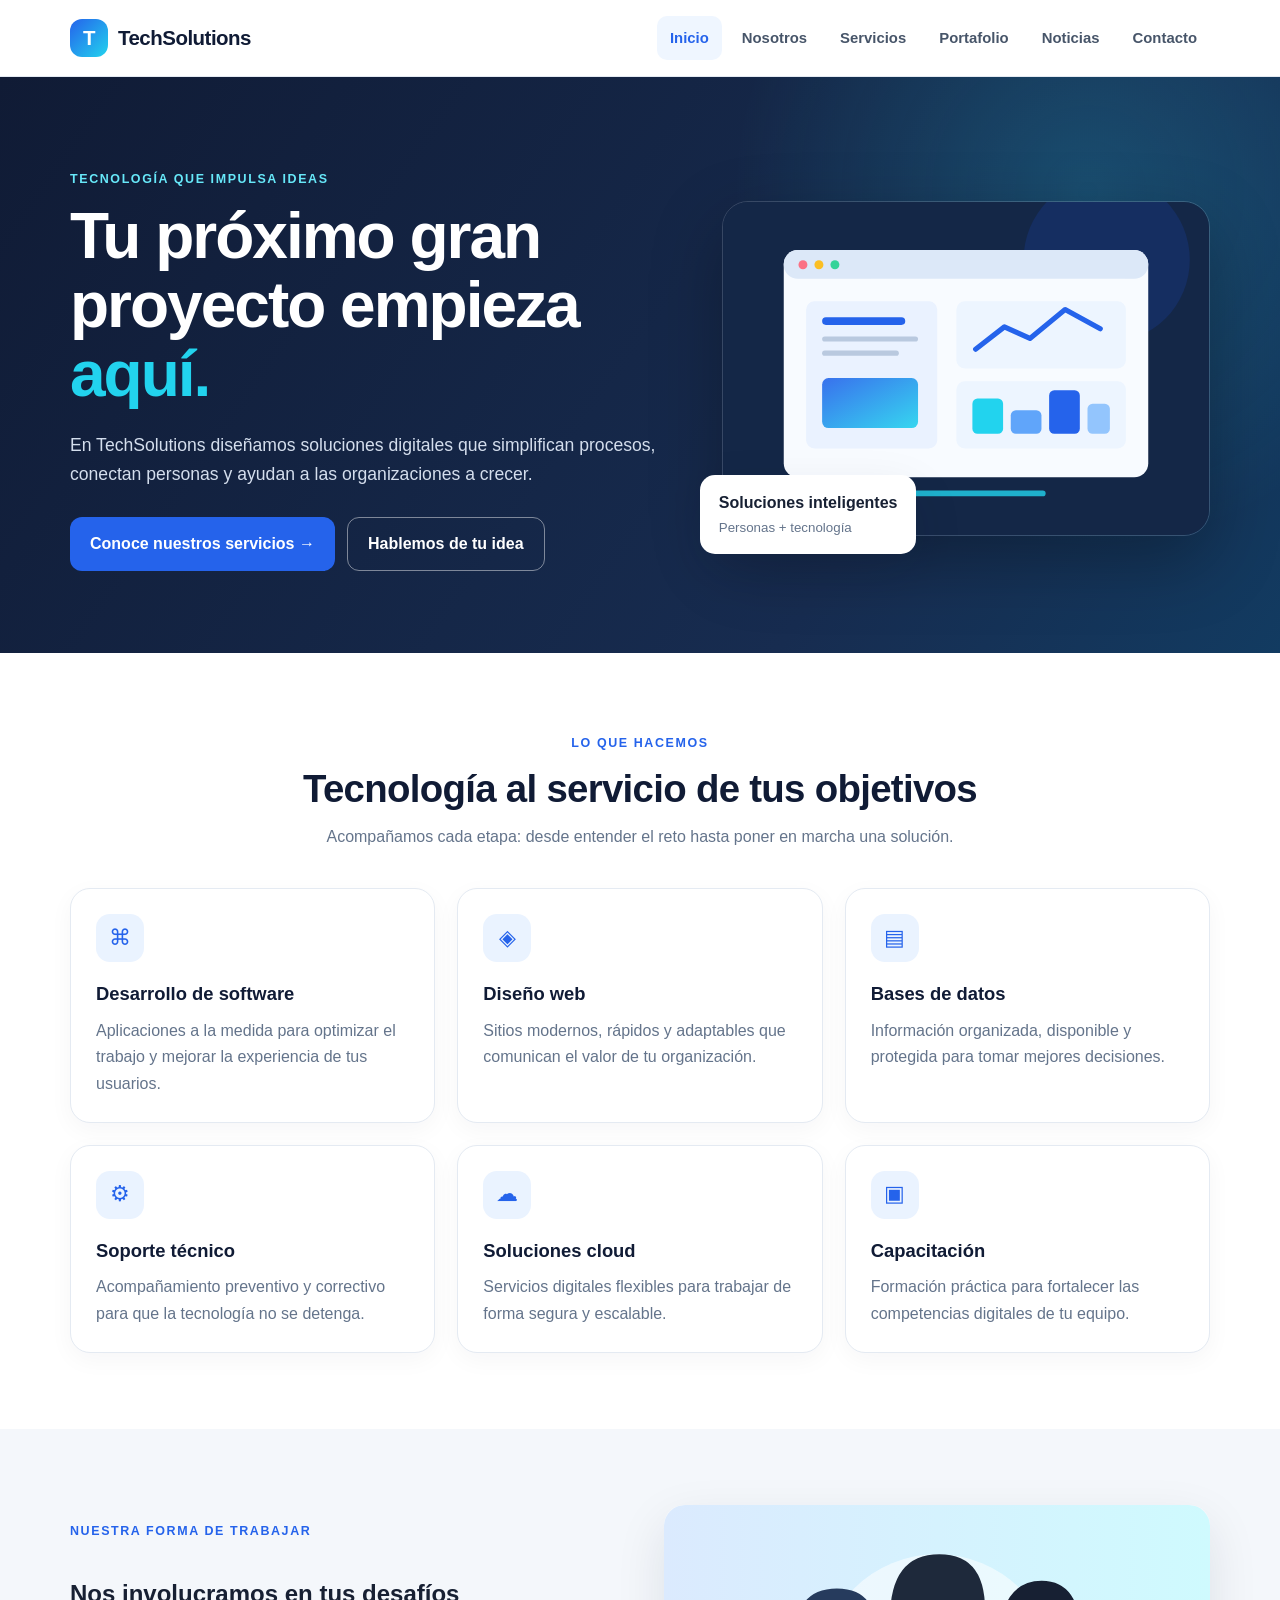
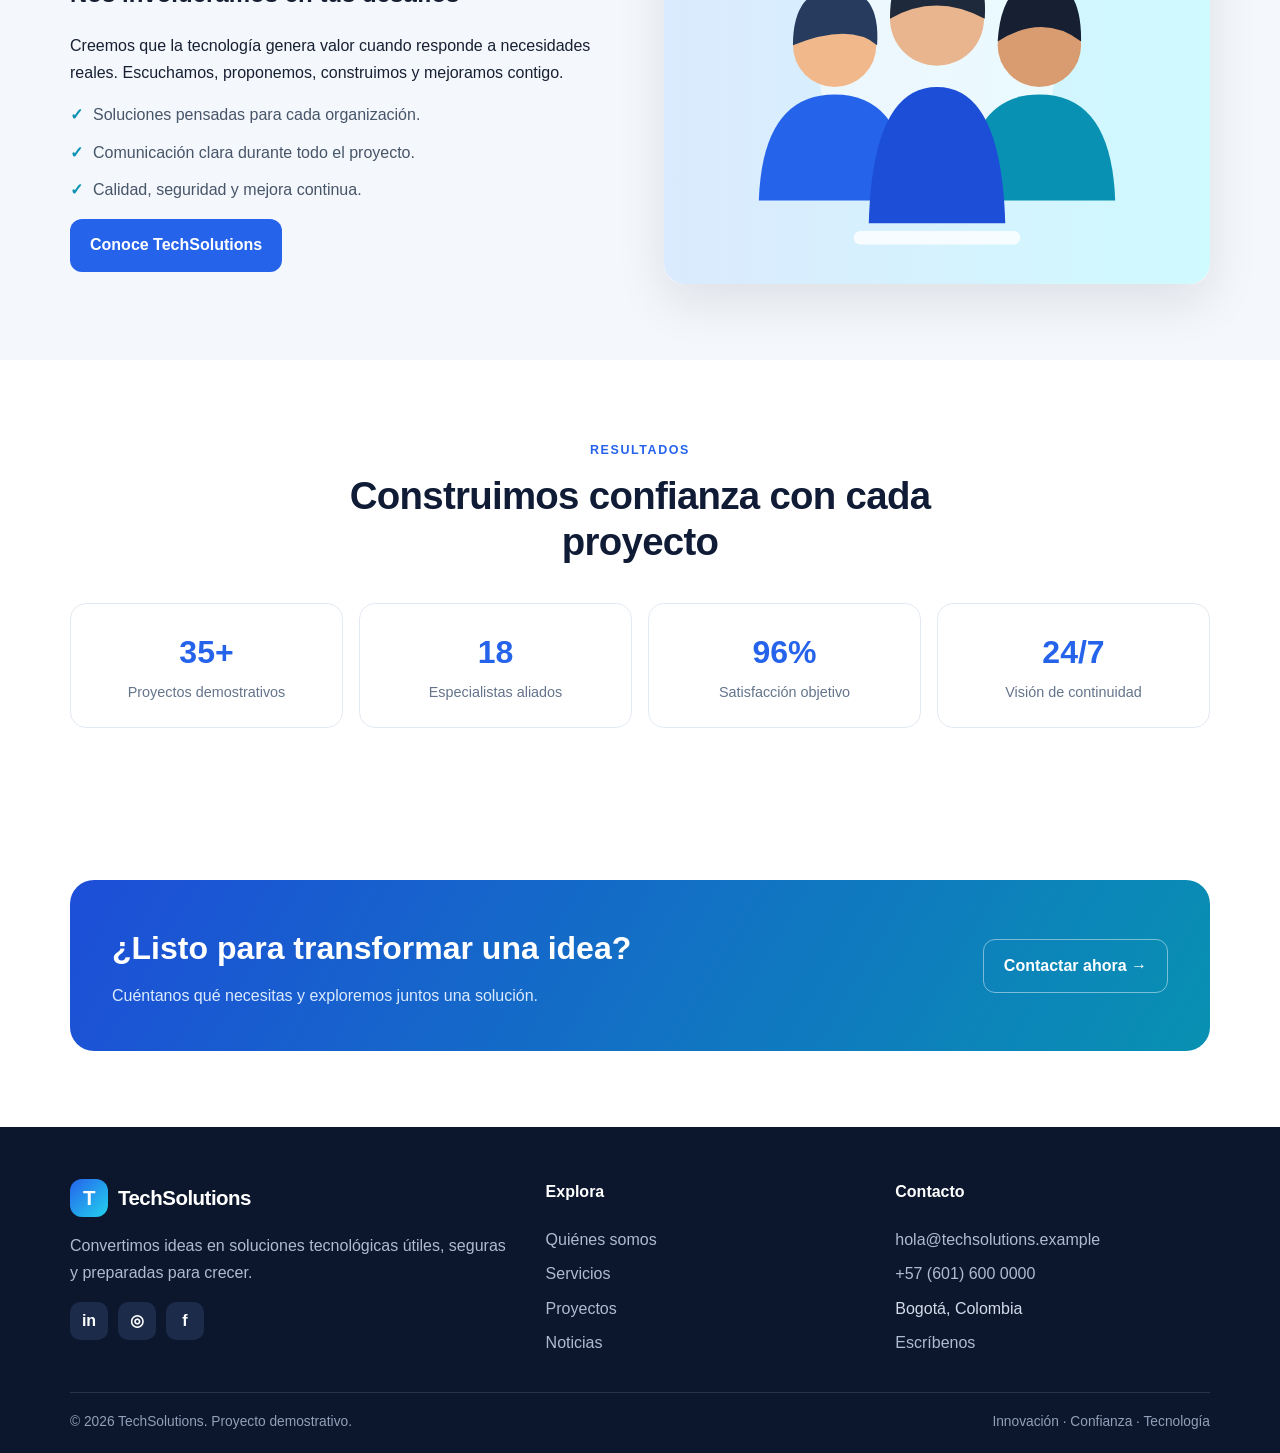
<file: index.html>
<!DOCTYPE html>
<html lang="es">
<head>
  <meta charset="UTF-8"><meta name="viewport" content="width=device-width, initial-scale=1.0">
  <meta name="description" content="TechSolutions: servicios tecnológicos, desarrollo de software, soporte y capacitación.">
  <title>Inicio | TechSolutions</title><link rel="stylesheet" href="css/estilos.css">
</head><body><header class="site-header">
  <div class="container nav-wrap">
    <a class="brand" href="index.html"><span class="brand-mark">T</span>TechSolutions</a>
    <button class="nav-toggle" aria-label="Abrir menú" aria-expanded="false">☰</button>
    <nav class="nav-links" aria-label="Navegación principal">
      <a href="index.html">Inicio</a><a href="nosotros.html">Nosotros</a><a href="servicios.html">Servicios</a><a href="portafolio.html">Portafolio</a><a href="noticias.html">Noticias</a><a href="contacto.html">Contacto</a>
    </nav>
  </div>
</header><main>
<section class="hero"><div class="container hero-grid"><div class="reveal"><span class="eyebrow" style="color:#67e8f9">Tecnología que impulsa ideas</span><h1>Tu próximo gran proyecto empieza <span>aquí.</span></h1><p>En TechSolutions diseñamos soluciones digitales que simplifican procesos, conectan personas y ayudan a las organizaciones a crecer.</p><div class="hero-actions"><a class="btn" href="servicios.html">Conoce nuestros servicios →</a><a class="btn btn-outline" href="contacto.html">Hablemos de tu idea</a></div></div><div class="hero-art reveal"><img src="img/hero-tech.svg" alt="Ilustración de panel tecnológico y analítica"><div class="floating-note">Soluciones inteligentes<small>Personas + tecnología</small></div></div></div></section>
<section class="section"><div class="container"><div class="section-head"><span class="eyebrow">Lo que hacemos</span><h2>Tecnología al servicio de tus objetivos</h2><p>Acompañamos cada etapa: desde entender el reto hasta poner en marcha una solución.</p></div><div class="grid-3">
<div class="card"><div class="icon-box">⌘</div><h3>Desarrollo de software</h3><p>Aplicaciones a la medida para optimizar el trabajo y mejorar la experiencia de tus usuarios.</p></div>
<div class="card"><div class="icon-box">◈</div><h3>Diseño web</h3><p>Sitios modernos, rápidos y adaptables que comunican el valor de tu organización.</p></div>
<div class="card"><div class="icon-box">▤</div><h3>Bases de datos</h3><p>Información organizada, disponible y protegida para tomar mejores decisiones.</p></div>
<div class="card"><div class="icon-box">⚙</div><h3>Soporte técnico</h3><p>Acompañamiento preventivo y correctivo para que la tecnología no se detenga.</p></div>
<div class="card"><div class="icon-box">☁</div><h3>Soluciones cloud</h3><p>Servicios digitales flexibles para trabajar de forma segura y escalable.</p></div>
<div class="card"><div class="icon-box">▣</div><h3>Capacitación</h3><p>Formación práctica para fortalecer las competencias digitales de tu equipo.</p></div>
</div></div></section>
<section class="section section-soft"><div class="container split"><div><span class="eyebrow">Nuestra forma de trabajar</span><h2>Nos involucramos en tus desafíos</h2><p>Creemos que la tecnología genera valor cuando responde a necesidades reales. Escuchamos, proponemos, construimos y mejoramos contigo.</p><ul class="check-list"><li>Soluciones pensadas para cada organización.</li><li>Comunicación clara durante todo el proyecto.</li><li>Calidad, seguridad y mejora continua.</li></ul><a class="btn" href="nosotros.html">Conoce TechSolutions</a></div><img src="img/equipo.svg" alt="Ilustración del equipo de trabajo colaborando"></div></section>
<section class="section"><div class="container"><div class="section-head"><span class="eyebrow">Resultados</span><h2>Construimos confianza con cada proyecto</h2></div><div class="stats"><div class="stat"><strong>35+</strong><span>Proyectos demostrativos</span></div><div class="stat"><strong>18</strong><span>Especialistas aliados</span></div><div class="stat"><strong>96%</strong><span>Satisfacción objetivo</span></div><div class="stat"><strong>24/7</strong><span>Visión de continuidad</span></div></div></div></section>
<section class="section"><div class="container"><div class="cta"><div><h2>¿Listo para transformar una idea?</h2><p>Cuéntanos qué necesitas y exploremos juntos una solución.</p></div><a class="btn btn-outline" href="contacto.html">Contactar ahora →</a></div></div></section>
</main><footer class="site-footer"><div class="container">
  <div class="footer-grid">
    <div><a class="brand" href="index.html"><span class="brand-mark">T</span>TechSolutions</a><p>Convertimos ideas en soluciones tecnológicas útiles, seguras y preparadas para crecer.</p><div class="socials"><a href="https://www.linkedin.com/" target="_blank" rel="noopener" aria-label="LinkedIn">in</a><a href="https://www.instagram.com/" target="_blank" rel="noopener" aria-label="Instagram">◎</a><a href="https://www.facebook.com/" target="_blank" rel="noopener" aria-label="Facebook">f</a></div></div>
    <div><h4>Explora</h4><div class="footer-links"><a href="nosotros.html">Quiénes somos</a><a href="servicios.html">Servicios</a><a href="portafolio.html">Proyectos</a><a href="noticias.html">Noticias</a></div></div>
    <div><h4>Contacto</h4><div class="footer-links"><a href="mailto:hola@techsolutions.example">hola@techsolutions.example</a><a href="tel:+571600000000">+57 (601) 600 0000</a><span>Bogotá, Colombia</span><a href="contacto.html">Escríbenos</a></div></div>
  </div><div class="footer-bottom"><span>© <span data-year></span> TechSolutions. Proyecto demostrativo.</span><span>Innovación · Confianza · Tecnología</span></div>
</div></footer>
<script src="js/funciones.js"></script></body></html>
</file>
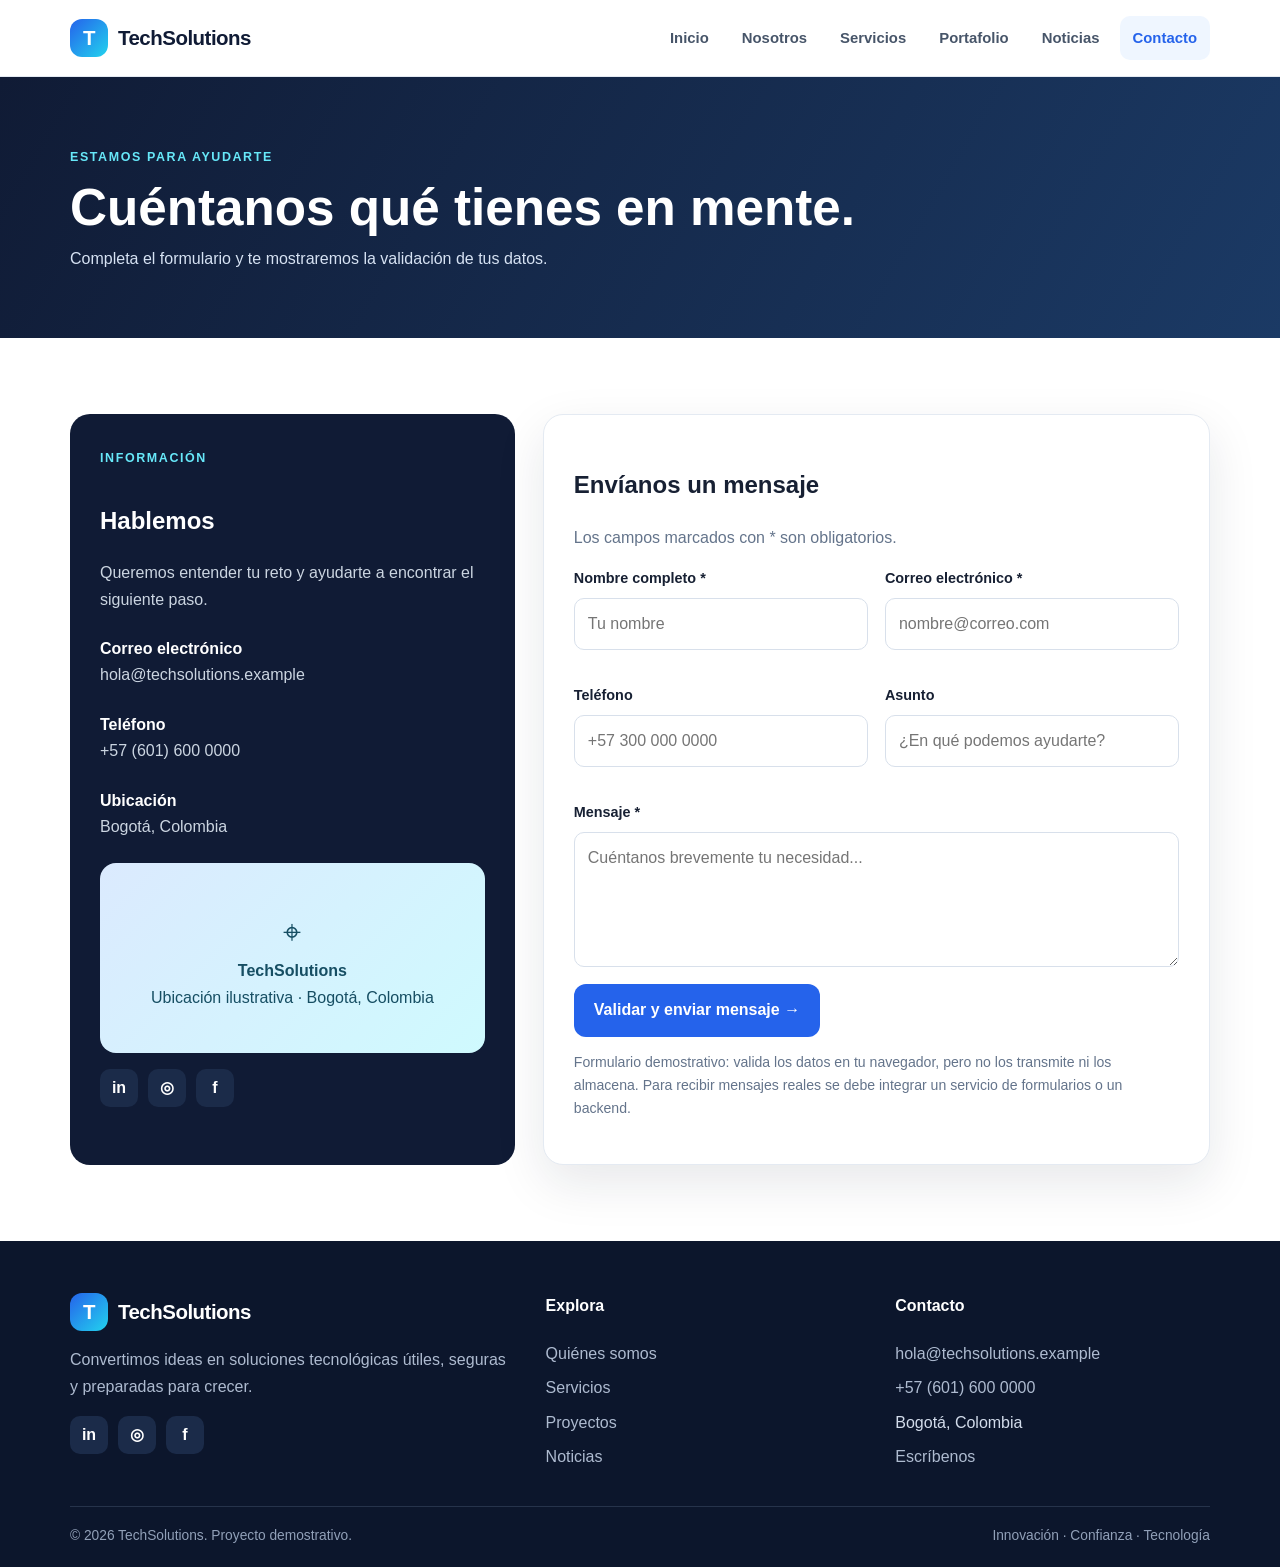
<file: contacto.html>
<!DOCTYPE html>
<html lang="es">
<head>
  <meta charset="UTF-8"><meta name="viewport" content="width=device-width, initial-scale=1.0">
  <meta name="description" content="TechSolutions: servicios tecnológicos, desarrollo de software, soporte y capacitación.">
  <title>Contacto | TechSolutions</title><link rel="stylesheet" href="css/estilos.css">
</head><body><header class="site-header">
  <div class="container nav-wrap">
    <a class="brand" href="index.html"><span class="brand-mark">T</span>TechSolutions</a>
    <button class="nav-toggle" aria-label="Abrir menú" aria-expanded="false">☰</button>
    <nav class="nav-links" aria-label="Navegación principal">
      <a href="index.html">Inicio</a><a href="nosotros.html">Nosotros</a><a href="servicios.html">Servicios</a><a href="portafolio.html">Portafolio</a><a href="noticias.html">Noticias</a><a href="contacto.html">Contacto</a>
    </nav>
  </div>
</header><main><section class="page-hero"><div class="container"><span class="eyebrow" style="color:#67e8f9">Estamos para ayudarte</span><h1>Cuéntanos qué tienes en mente.</h1><p>Completa el formulario y te mostraremos la validación de tus datos.</p></div></section>
<section class="section"><div class="container contact-grid"><aside class="contact-info"><span class="eyebrow" style="color:#67e8f9">Información</span><h2>Hablemos</h2><p>Queremos entender tu reto y ayudarte a encontrar el siguiente paso.</p><div class="contact-item"><strong>Correo electrónico</strong><span>hola@techsolutions.example</span></div><div class="contact-item"><strong>Teléfono</strong><span>+57 (601) 600 0000</span></div><div class="contact-item"><strong>Ubicación</strong><span>Bogotá, Colombia</span></div><div class="map-panel"><div><div style="font-size:2rem">⌖</div><strong>TechSolutions</strong><br><span>Ubicación ilustrativa · Bogotá, Colombia</span></div></div><div class="socials"><a href="https://www.linkedin.com/" target="_blank" rel="noopener" aria-label="LinkedIn">in</a><a href="https://www.instagram.com/" target="_blank" rel="noopener" aria-label="Instagram">◎</a><a href="https://www.facebook.com/" target="_blank" rel="noopener" aria-label="Facebook">f</a></div></aside>
<section class="form-card"><h2>Envíanos un mensaje</h2><p style="color:#64748b">Los campos marcados con * son obligatorios.</p><form id="contact-form" novalidate><div class="form-grid">
<div class="field"><label for="nombre">Nombre completo *</label><input id="nombre" name="nombre" type="text" required minlength="2" placeholder="Tu nombre"></div>
<div class="field"><label for="correo">Correo electrónico *</label><input id="correo" name="correo" type="email" required placeholder="nombre@correo.com"></div>
<div class="field"><label for="telefono">Teléfono</label><input id="telefono" name="telefono" type="tel" placeholder="+57 300 000 0000"></div>
<div class="field"><label for="asunto">Asunto</label><input id="asunto" name="asunto" type="text" placeholder="¿En qué podemos ayudarte?"></div>
<div class="field full"><label for="mensaje">Mensaje *</label><textarea id="mensaje" name="mensaje" required minlength="10" placeholder="Cuéntanos brevemente tu necesidad..."></textarea></div>
</div><button class="btn" type="submit">Validar y enviar mensaje →</button><div id="form-message" class="form-message" role="status" aria-live="polite"></div><p class="notice">Formulario demostrativo: valida los datos en tu navegador, pero no los transmite ni los almacena. Para recibir mensajes reales se debe integrar un servicio de formularios o un backend.</p></form></section></div></section></main><footer class="site-footer"><div class="container">
  <div class="footer-grid">
    <div><a class="brand" href="index.html"><span class="brand-mark">T</span>TechSolutions</a><p>Convertimos ideas en soluciones tecnológicas útiles, seguras y preparadas para crecer.</p><div class="socials"><a href="https://www.linkedin.com/" target="_blank" rel="noopener" aria-label="LinkedIn">in</a><a href="https://www.instagram.com/" target="_blank" rel="noopener" aria-label="Instagram">◎</a><a href="https://www.facebook.com/" target="_blank" rel="noopener" aria-label="Facebook">f</a></div></div>
    <div><h4>Explora</h4><div class="footer-links"><a href="nosotros.html">Quiénes somos</a><a href="servicios.html">Servicios</a><a href="portafolio.html">Proyectos</a><a href="noticias.html">Noticias</a></div></div>
    <div><h4>Contacto</h4><div class="footer-links"><a href="mailto:hola@techsolutions.example">hola@techsolutions.example</a><a href="tel:+571600000000">+57 (601) 600 0000</a><span>Bogotá, Colombia</span><a href="contacto.html">Escríbenos</a></div></div>
  </div><div class="footer-bottom"><span>© <span data-year></span> TechSolutions. Proyecto demostrativo.</span><span>Innovación · Confianza · Tecnología</span></div>
</div></footer>
<script src="js/funciones.js"></script></body></html>
</file>
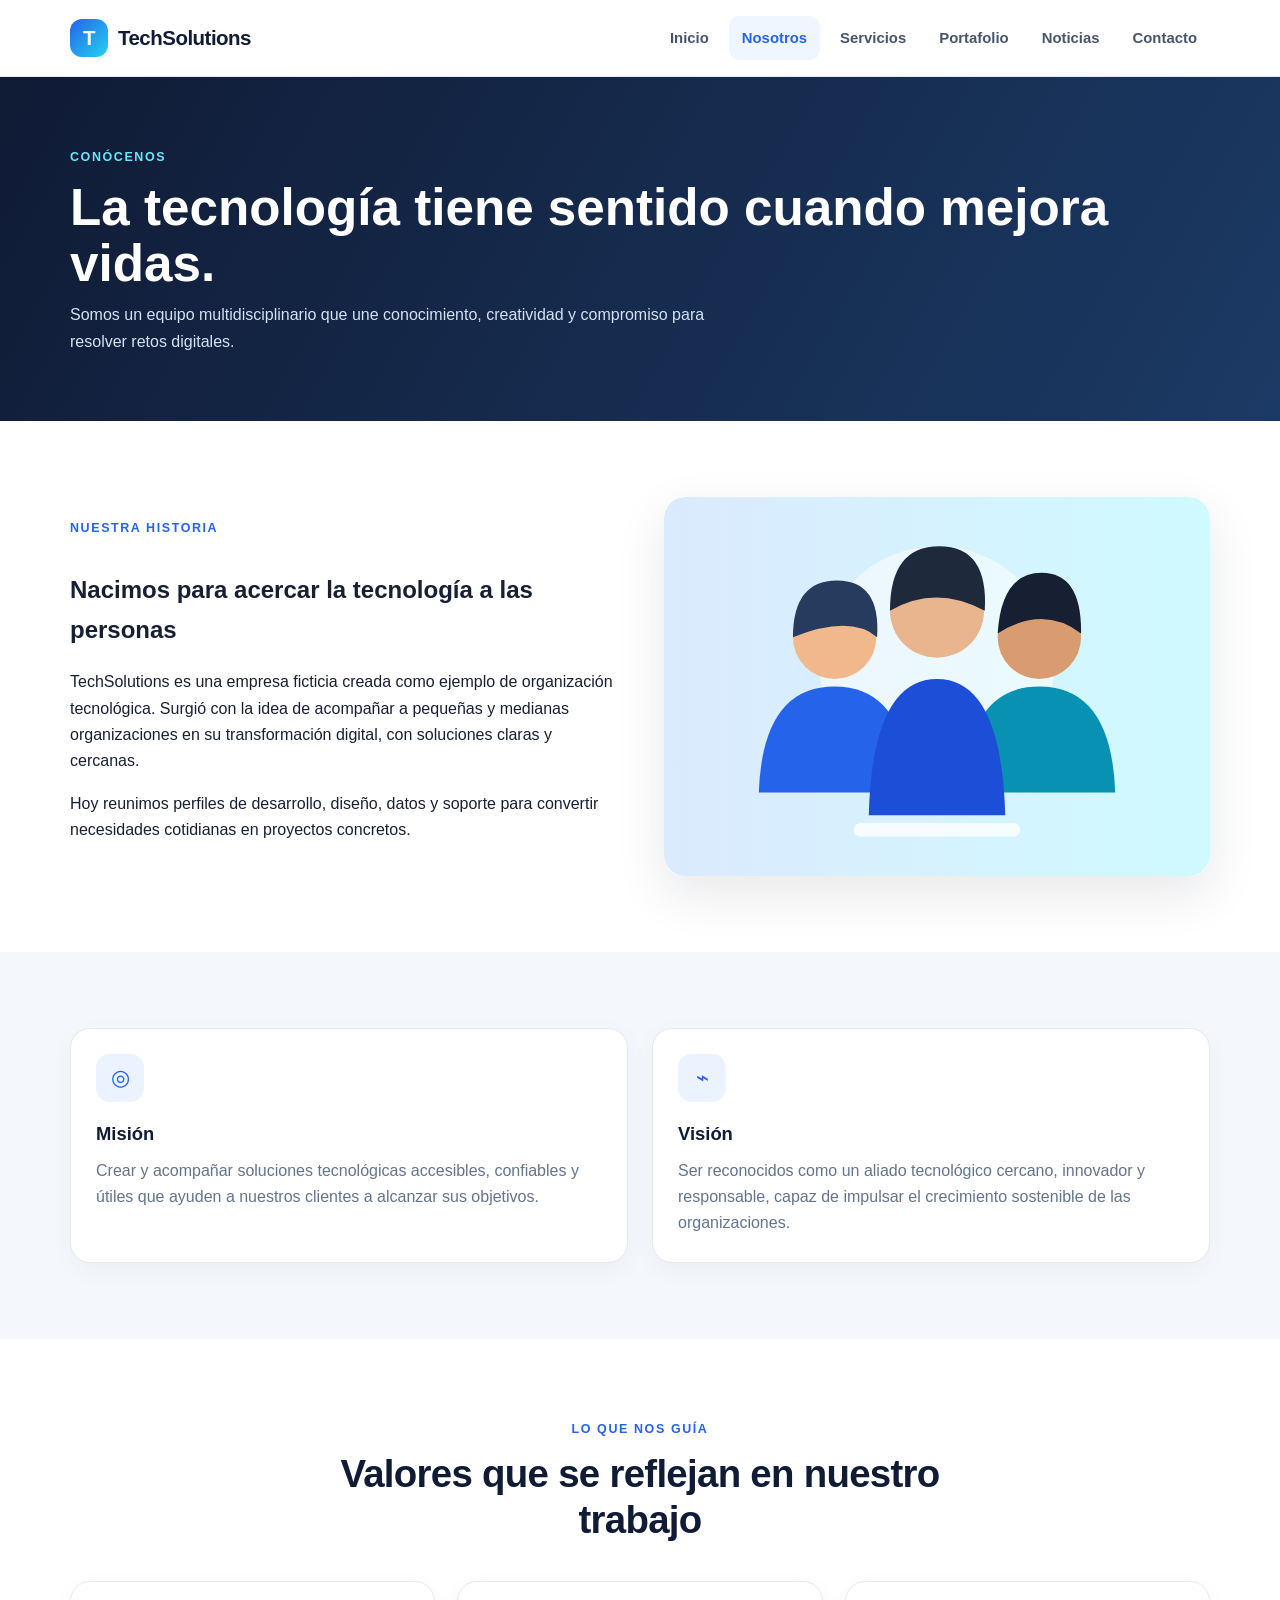
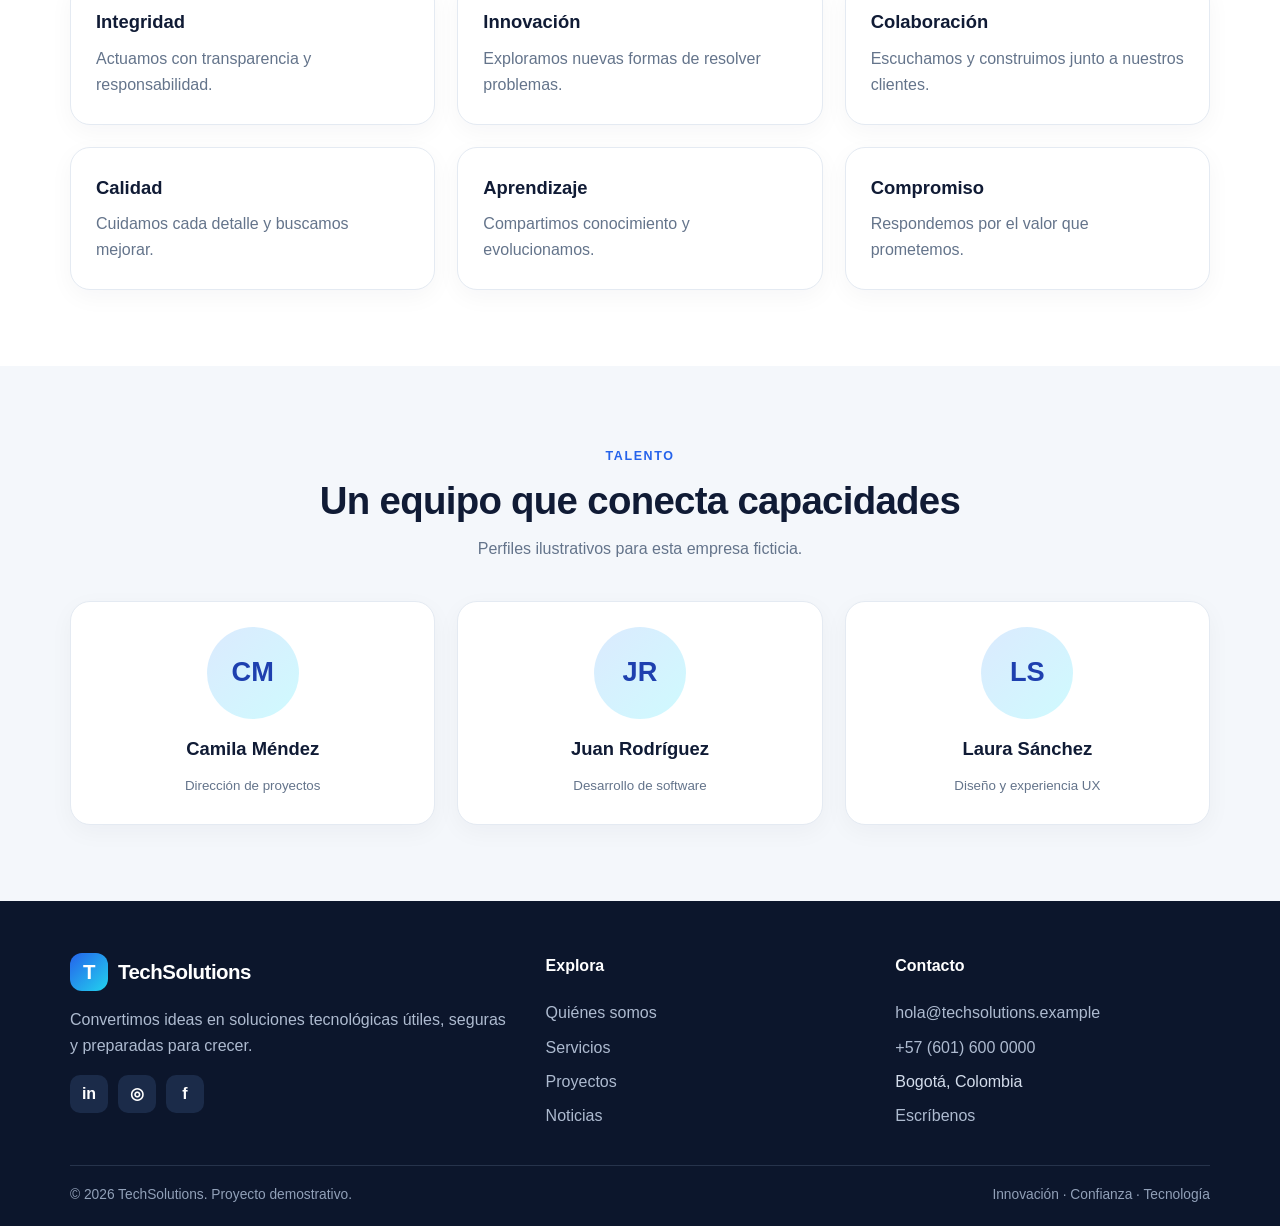
<file: nosotros.html>
<!DOCTYPE html>
<html lang="es">
<head>
  <meta charset="UTF-8"><meta name="viewport" content="width=device-width, initial-scale=1.0">
  <meta name="description" content="TechSolutions: servicios tecnológicos, desarrollo de software, soporte y capacitación.">
  <title>Nosotros | TechSolutions</title><link rel="stylesheet" href="css/estilos.css">
</head><body><header class="site-header">
  <div class="container nav-wrap">
    <a class="brand" href="index.html"><span class="brand-mark">T</span>TechSolutions</a>
    <button class="nav-toggle" aria-label="Abrir menú" aria-expanded="false">☰</button>
    <nav class="nav-links" aria-label="Navegación principal">
      <a href="index.html">Inicio</a><a href="nosotros.html">Nosotros</a><a href="servicios.html">Servicios</a><a href="portafolio.html">Portafolio</a><a href="noticias.html">Noticias</a><a href="contacto.html">Contacto</a>
    </nav>
  </div>
</header><main><section class="page-hero"><div class="container"><span class="eyebrow" style="color:#67e8f9">Conócenos</span><h1>La tecnología tiene sentido cuando mejora vidas.</h1><p>Somos un equipo multidisciplinario que une conocimiento, creatividad y compromiso para resolver retos digitales.</p></div></section>
<section class="section"><div class="container split"><div><span class="eyebrow">Nuestra historia</span><h2>Nacimos para acercar la tecnología a las personas</h2><p>TechSolutions es una empresa ficticia creada como ejemplo de organización tecnológica. Surgió con la idea de acompañar a pequeñas y medianas organizaciones en su transformación digital, con soluciones claras y cercanas.</p><p>Hoy reunimos perfiles de desarrollo, diseño, datos y soporte para convertir necesidades cotidianas en proyectos concretos.</p></div><img src="img/equipo.svg" alt="Equipo de profesionales de TechSolutions"></div></section>
<section class="section section-soft"><div class="container grid-2"><article class="card"><div class="icon-box">◎</div><h3>Misión</h3><p>Crear y acompañar soluciones tecnológicas accesibles, confiables y útiles que ayuden a nuestros clientes a alcanzar sus objetivos.</p></article><article class="card"><div class="icon-box">⌁</div><h3>Visión</h3><p>Ser reconocidos como un aliado tecnológico cercano, innovador y responsable, capaz de impulsar el crecimiento sostenible de las organizaciones.</p></article></div></section>
<section class="section"><div class="container"><div class="section-head"><span class="eyebrow">Lo que nos guía</span><h2>Valores que se reflejan en nuestro trabajo</h2></div><div class="grid-3"><div class="card"><h3>Integridad</h3><p>Actuamos con transparencia y responsabilidad.</p></div><div class="card"><h3>Innovación</h3><p>Exploramos nuevas formas de resolver problemas.</p></div><div class="card"><h3>Colaboración</h3><p>Escuchamos y construimos junto a nuestros clientes.</p></div><div class="card"><h3>Calidad</h3><p>Cuidamos cada detalle y buscamos mejorar.</p></div><div class="card"><h3>Aprendizaje</h3><p>Compartimos conocimiento y evolucionamos.</p></div><div class="card"><h3>Compromiso</h3><p>Respondemos por el valor que prometemos.</p></div></div></div></section>
<section class="section section-soft"><div class="container"><div class="section-head"><span class="eyebrow">Talento</span><h2>Un equipo que conecta capacidades</h2><p>Perfiles ilustrativos para esta empresa ficticia.</p></div><div class="grid-3"><div class="card team-card"><div class="avatar">CM</div><h3>Camila Méndez</h3><small>Dirección de proyectos</small></div><div class="card team-card"><div class="avatar">JR</div><h3>Juan Rodríguez</h3><small>Desarrollo de software</small></div><div class="card team-card"><div class="avatar">LS</div><h3>Laura Sánchez</h3><small>Diseño y experiencia UX</small></div></div></div></section></main><footer class="site-footer"><div class="container">
  <div class="footer-grid">
    <div><a class="brand" href="index.html"><span class="brand-mark">T</span>TechSolutions</a><p>Convertimos ideas en soluciones tecnológicas útiles, seguras y preparadas para crecer.</p><div class="socials"><a href="https://www.linkedin.com/" target="_blank" rel="noopener" aria-label="LinkedIn">in</a><a href="https://www.instagram.com/" target="_blank" rel="noopener" aria-label="Instagram">◎</a><a href="https://www.facebook.com/" target="_blank" rel="noopener" aria-label="Facebook">f</a></div></div>
    <div><h4>Explora</h4><div class="footer-links"><a href="nosotros.html">Quiénes somos</a><a href="servicios.html">Servicios</a><a href="portafolio.html">Proyectos</a><a href="noticias.html">Noticias</a></div></div>
    <div><h4>Contacto</h4><div class="footer-links"><a href="mailto:hola@techsolutions.example">hola@techsolutions.example</a><a href="tel:+571600000000">+57 (601) 600 0000</a><span>Bogotá, Colombia</span><a href="contacto.html">Escríbenos</a></div></div>
  </div><div class="footer-bottom"><span>© <span data-year></span> TechSolutions. Proyecto demostrativo.</span><span>Innovación · Confianza · Tecnología</span></div>
</div></footer>
<script src="js/funciones.js"></script></body></html>
</file>
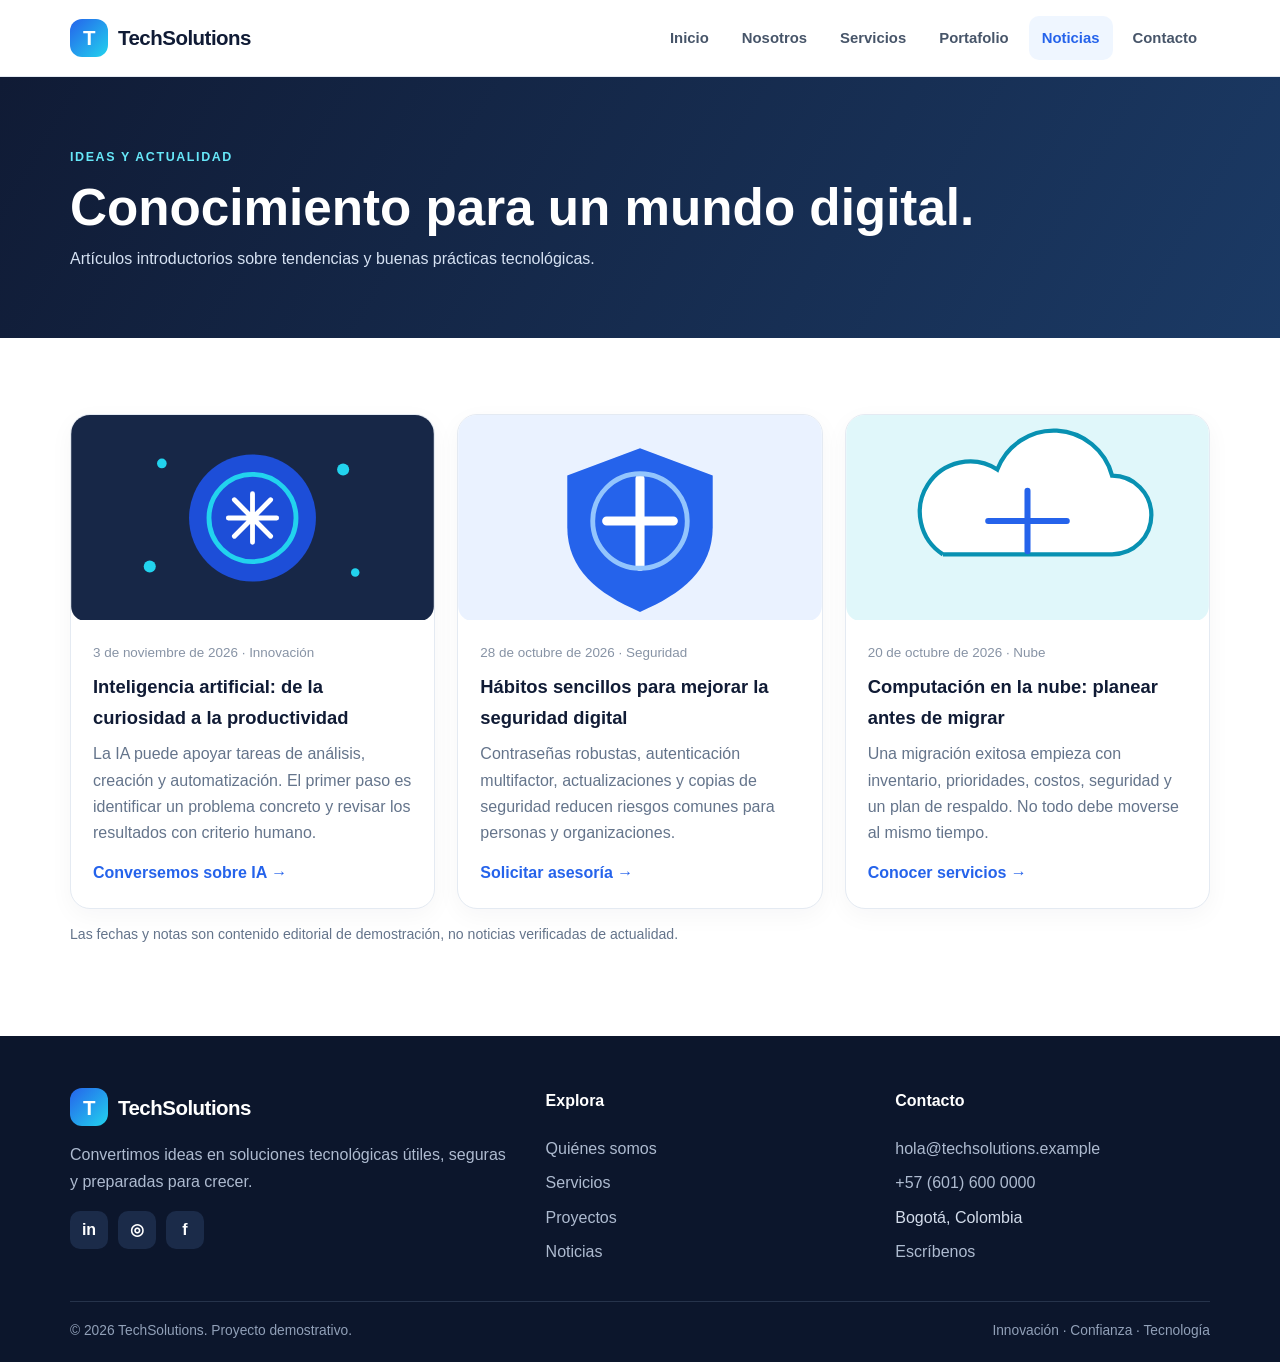
<file: noticias.html>
<!DOCTYPE html>
<html lang="es">
<head>
  <meta charset="UTF-8"><meta name="viewport" content="width=device-width, initial-scale=1.0">
  <meta name="description" content="TechSolutions: servicios tecnológicos, desarrollo de software, soporte y capacitación.">
  <title>Noticias | TechSolutions</title><link rel="stylesheet" href="css/estilos.css">
</head><body><header class="site-header">
  <div class="container nav-wrap">
    <a class="brand" href="index.html"><span class="brand-mark">T</span>TechSolutions</a>
    <button class="nav-toggle" aria-label="Abrir menú" aria-expanded="false">☰</button>
    <nav class="nav-links" aria-label="Navegación principal">
      <a href="index.html">Inicio</a><a href="nosotros.html">Nosotros</a><a href="servicios.html">Servicios</a><a href="portafolio.html">Portafolio</a><a href="noticias.html">Noticias</a><a href="contacto.html">Contacto</a>
    </nav>
  </div>
</header><main><section class="page-hero"><div class="container"><span class="eyebrow" style="color:#67e8f9">Ideas y actualidad</span><h1>Conocimiento para un mundo digital.</h1><p>Artículos introductorios sobre tendencias y buenas prácticas tecnológicas.</p></div></section>
<section class="section"><div class="container"><div class="grid-3">
<article class="card article-card"><img src="img/noticia-ai.svg" alt="Ilustración abstracta de inteligencia artificial"><div class="article-content"><div class="meta">3 de noviembre de 2026 · Innovación</div><h3>Inteligencia artificial: de la curiosidad a la productividad</h3><p>La IA puede apoyar tareas de análisis, creación y automatización. El primer paso es identificar un problema concreto y revisar los resultados con criterio humano.</p><a class="text-link" href="contacto.html">Conversemos sobre IA →</a></div></article>
<article class="card article-card"><img src="img/noticia-ciber.svg" alt="Escudo que representa la ciberseguridad"><div class="article-content"><div class="meta">28 de octubre de 2026 · Seguridad</div><h3>Hábitos sencillos para mejorar la seguridad digital</h3><p>Contraseñas robustas, autenticación multifactor, actualizaciones y copias de seguridad reducen riesgos comunes para personas y organizaciones.</p><a class="text-link" href="contacto.html">Solicitar asesoría →</a></div></article>
<article class="card article-card"><img src="img/noticia-cloud.svg" alt="Ilustración de computación en la nube"><div class="article-content"><div class="meta">20 de octubre de 2026 · Nube</div><h3>Computación en la nube: planear antes de migrar</h3><p>Una migración exitosa empieza con inventario, prioridades, costos, seguridad y un plan de respaldo. No todo debe moverse al mismo tiempo.</p><a class="text-link" href="servicios.html">Conocer servicios →</a></div></article>
</div><p class="notice">Las fechas y notas son contenido editorial de demostración, no noticias verificadas de actualidad.</p></div></section></main><footer class="site-footer"><div class="container">
  <div class="footer-grid">
    <div><a class="brand" href="index.html"><span class="brand-mark">T</span>TechSolutions</a><p>Convertimos ideas en soluciones tecnológicas útiles, seguras y preparadas para crecer.</p><div class="socials"><a href="https://www.linkedin.com/" target="_blank" rel="noopener" aria-label="LinkedIn">in</a><a href="https://www.instagram.com/" target="_blank" rel="noopener" aria-label="Instagram">◎</a><a href="https://www.facebook.com/" target="_blank" rel="noopener" aria-label="Facebook">f</a></div></div>
    <div><h4>Explora</h4><div class="footer-links"><a href="nosotros.html">Quiénes somos</a><a href="servicios.html">Servicios</a><a href="portafolio.html">Proyectos</a><a href="noticias.html">Noticias</a></div></div>
    <div><h4>Contacto</h4><div class="footer-links"><a href="mailto:hola@techsolutions.example">hola@techsolutions.example</a><a href="tel:+571600000000">+57 (601) 600 0000</a><span>Bogotá, Colombia</span><a href="contacto.html">Escríbenos</a></div></div>
  </div><div class="footer-bottom"><span>© <span data-year></span> TechSolutions. Proyecto demostrativo.</span><span>Innovación · Confianza · Tecnología</span></div>
</div></footer>
<script src="js/funciones.js"></script></body></html>
</file>
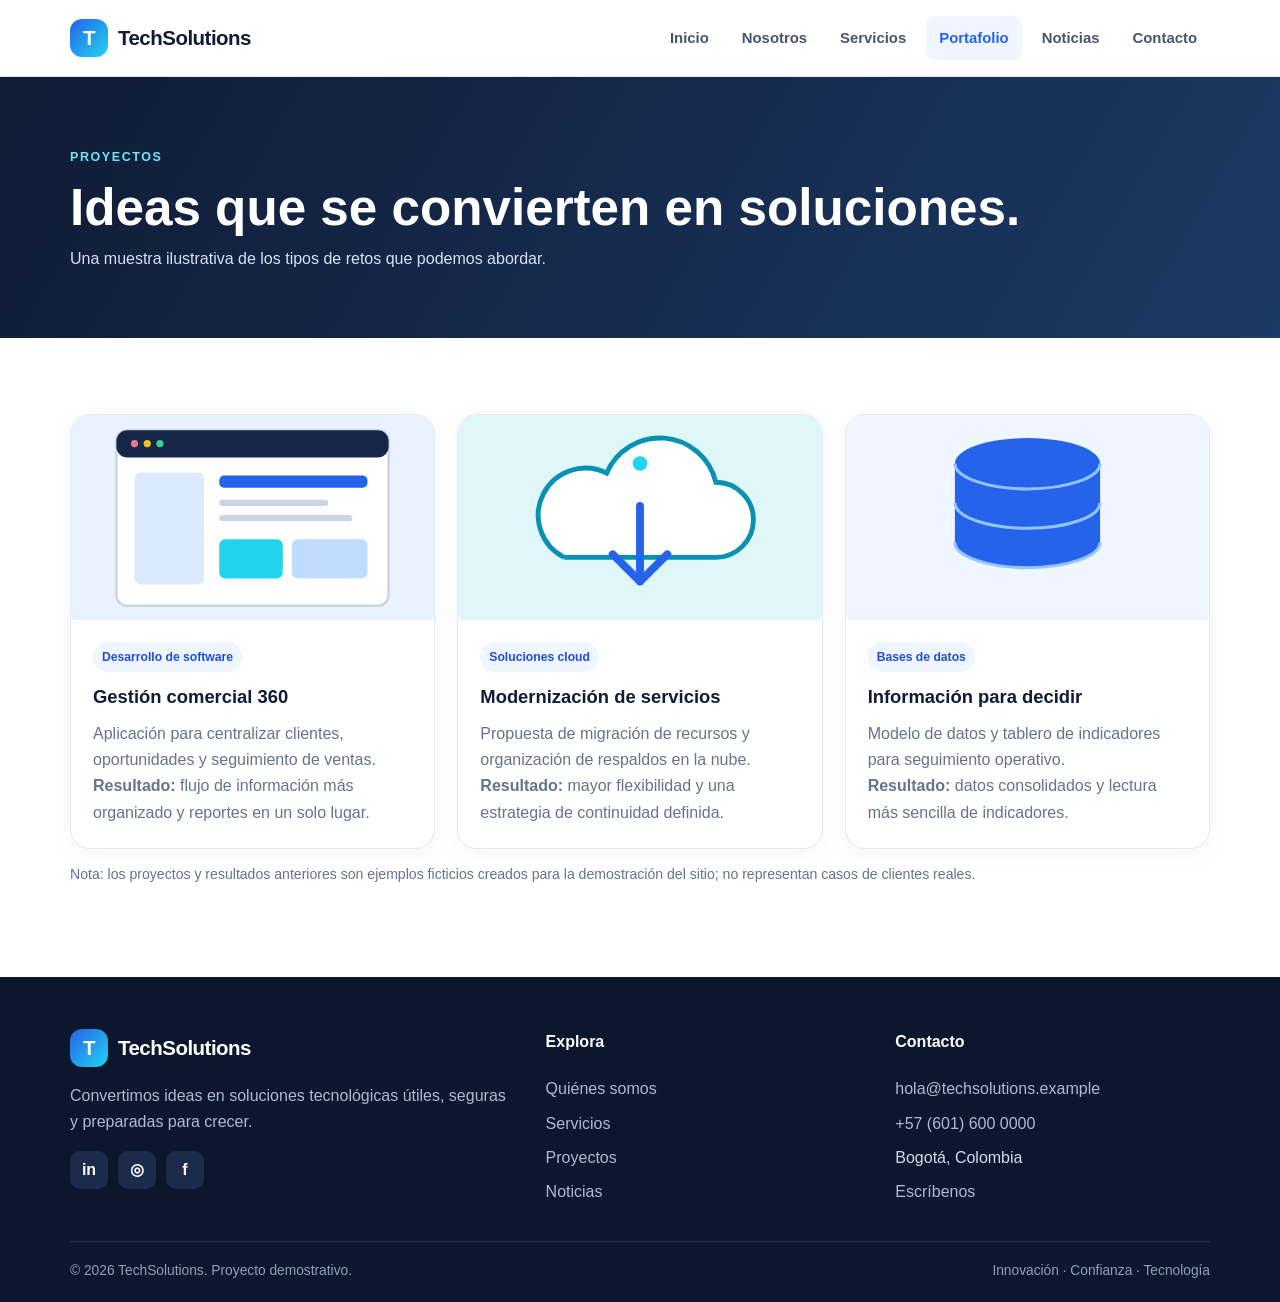
<file: portafolio.html>
<!DOCTYPE html>
<html lang="es">
<head>
  <meta charset="UTF-8"><meta name="viewport" content="width=device-width, initial-scale=1.0">
  <meta name="description" content="TechSolutions: servicios tecnológicos, desarrollo de software, soporte y capacitación.">
  <title>Portafolio | TechSolutions</title><link rel="stylesheet" href="css/estilos.css">
</head><body><header class="site-header">
  <div class="container nav-wrap">
    <a class="brand" href="index.html"><span class="brand-mark">T</span>TechSolutions</a>
    <button class="nav-toggle" aria-label="Abrir menú" aria-expanded="false">☰</button>
    <nav class="nav-links" aria-label="Navegación principal">
      <a href="index.html">Inicio</a><a href="nosotros.html">Nosotros</a><a href="servicios.html">Servicios</a><a href="portafolio.html">Portafolio</a><a href="noticias.html">Noticias</a><a href="contacto.html">Contacto</a>
    </nav>
  </div>
</header><main><section class="page-hero"><div class="container"><span class="eyebrow" style="color:#67e8f9">Proyectos</span><h1>Ideas que se convierten en soluciones.</h1><p>Una muestra ilustrativa de los tipos de retos que podemos abordar.</p></div></section>
<section class="section"><div class="container"><div class="grid-3">
<article class="card project-card"><img src="img/proyecto-app.svg" alt="Panel de una aplicación de gestión"><div class="project-content"><span class="tag">Desarrollo de software</span><h3>Gestión comercial 360</h3><p>Aplicación para centralizar clientes, oportunidades y seguimiento de ventas.</p><p><strong>Resultado:</strong> flujo de información más organizado y reportes en un solo lugar.</p></div></article>
<article class="card project-card"><img src="img/proyecto-cloud.svg" alt="Ilustración de servicios en la nube"><div class="project-content"><span class="tag">Soluciones cloud</span><h3>Modernización de servicios</h3><p>Propuesta de migración de recursos y organización de respaldos en la nube.</p><p><strong>Resultado:</strong> mayor flexibilidad y una estrategia de continuidad definida.</p></div></article>
<article class="card project-card"><img src="img/proyecto-data.svg" alt="Ilustración de base de datos"><div class="project-content"><span class="tag">Bases de datos</span><h3>Información para decidir</h3><p>Modelo de datos y tablero de indicadores para seguimiento operativo.</p><p><strong>Resultado:</strong> datos consolidados y lectura más sencilla de indicadores.</p></div></article>
</div><p class="notice">Nota: los proyectos y resultados anteriores son ejemplos ficticios creados para la demostración del sitio; no representan casos de clientes reales.</p></div></section></main><footer class="site-footer"><div class="container">
  <div class="footer-grid">
    <div><a class="brand" href="index.html"><span class="brand-mark">T</span>TechSolutions</a><p>Convertimos ideas en soluciones tecnológicas útiles, seguras y preparadas para crecer.</p><div class="socials"><a href="https://www.linkedin.com/" target="_blank" rel="noopener" aria-label="LinkedIn">in</a><a href="https://www.instagram.com/" target="_blank" rel="noopener" aria-label="Instagram">◎</a><a href="https://www.facebook.com/" target="_blank" rel="noopener" aria-label="Facebook">f</a></div></div>
    <div><h4>Explora</h4><div class="footer-links"><a href="nosotros.html">Quiénes somos</a><a href="servicios.html">Servicios</a><a href="portafolio.html">Proyectos</a><a href="noticias.html">Noticias</a></div></div>
    <div><h4>Contacto</h4><div class="footer-links"><a href="mailto:hola@techsolutions.example">hola@techsolutions.example</a><a href="tel:+571600000000">+57 (601) 600 0000</a><span>Bogotá, Colombia</span><a href="contacto.html">Escríbenos</a></div></div>
  </div><div class="footer-bottom"><span>© <span data-year></span> TechSolutions. Proyecto demostrativo.</span><span>Innovación · Confianza · Tecnología</span></div>
</div></footer>
<script src="js/funciones.js"></script></body></html>
</file>
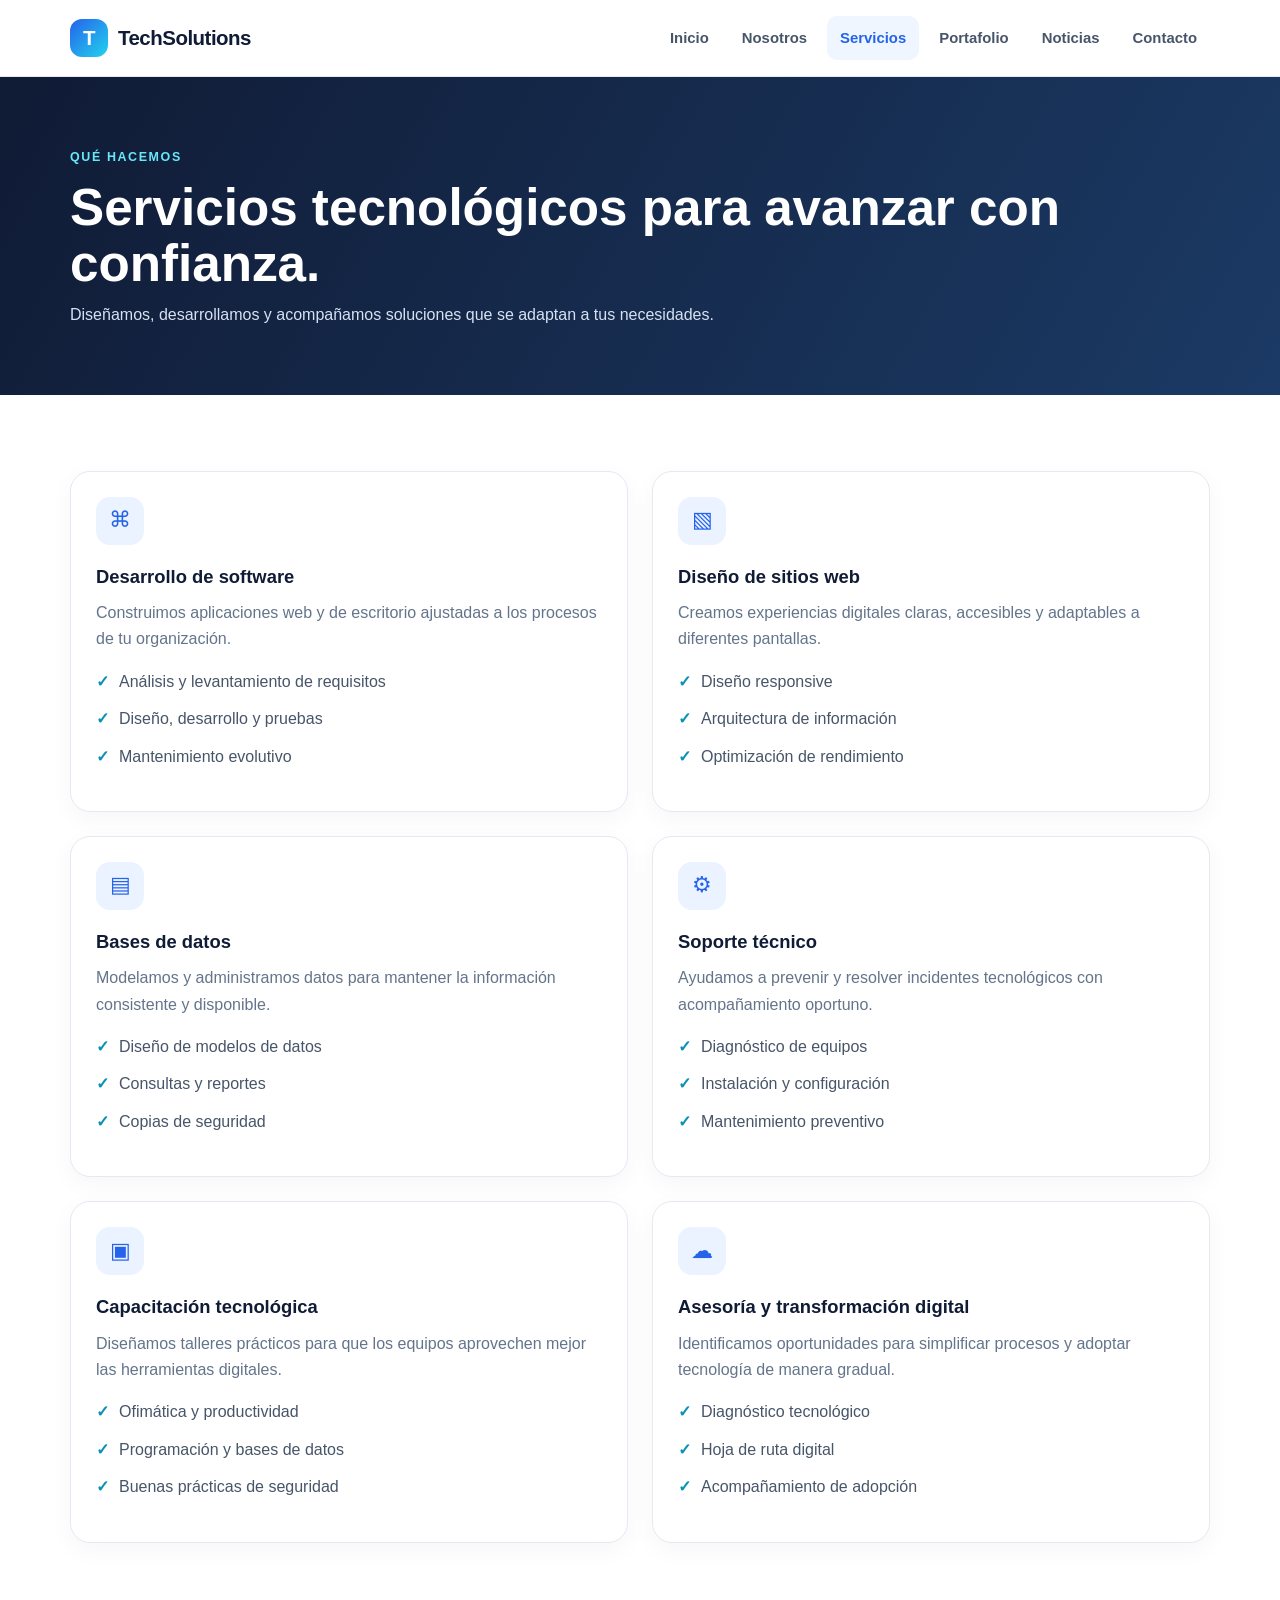
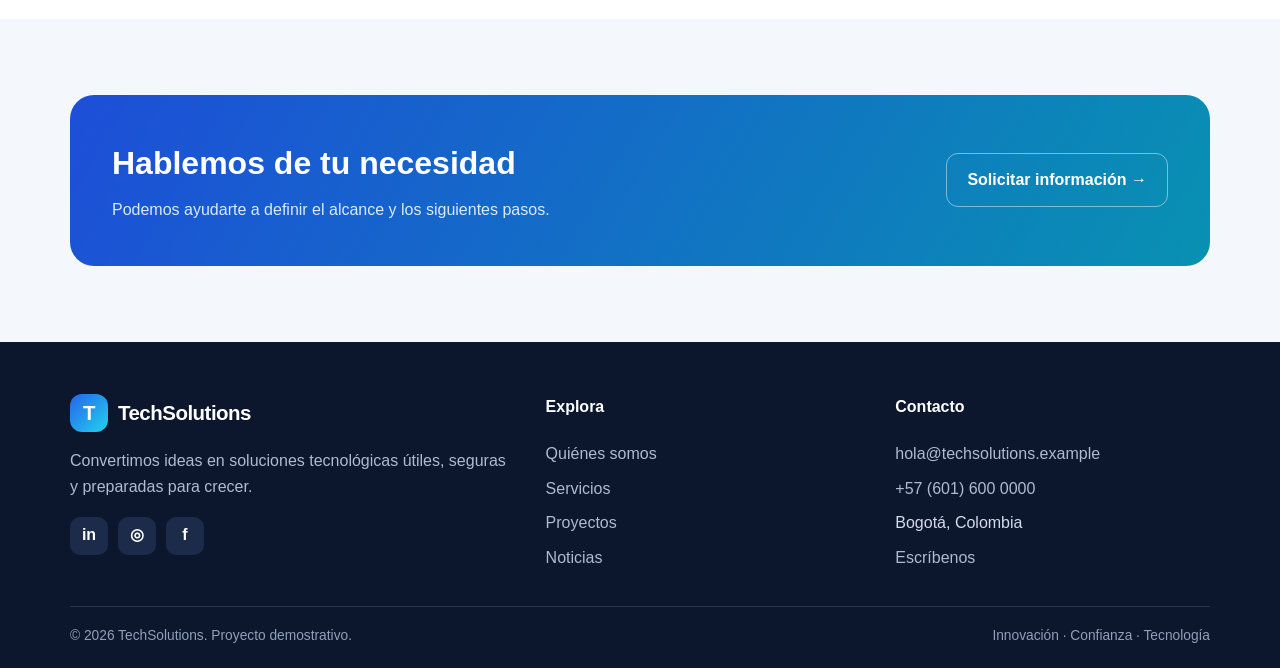
<file: servicios.html>
<!DOCTYPE html>
<html lang="es">
<head>
  <meta charset="UTF-8"><meta name="viewport" content="width=device-width, initial-scale=1.0">
  <meta name="description" content="TechSolutions: servicios tecnológicos, desarrollo de software, soporte y capacitación.">
  <title>Servicios | TechSolutions</title><link rel="stylesheet" href="css/estilos.css">
</head><body><header class="site-header">
  <div class="container nav-wrap">
    <a class="brand" href="index.html"><span class="brand-mark">T</span>TechSolutions</a>
    <button class="nav-toggle" aria-label="Abrir menú" aria-expanded="false">☰</button>
    <nav class="nav-links" aria-label="Navegación principal">
      <a href="index.html">Inicio</a><a href="nosotros.html">Nosotros</a><a href="servicios.html">Servicios</a><a href="portafolio.html">Portafolio</a><a href="noticias.html">Noticias</a><a href="contacto.html">Contacto</a>
    </nav>
  </div>
</header><main><section class="page-hero"><div class="container"><span class="eyebrow" style="color:#67e8f9">Qué hacemos</span><h1>Servicios tecnológicos para avanzar con confianza.</h1><p>Diseñamos, desarrollamos y acompañamos soluciones que se adaptan a tus necesidades.</p></div></section>
<section class="section"><div class="container"><div class="grid-2">
<article class="card"><div class="icon-box">⌘</div><h3>Desarrollo de software</h3><p>Construimos aplicaciones web y de escritorio ajustadas a los procesos de tu organización.</p><ul class="check-list"><li>Análisis y levantamiento de requisitos</li><li>Diseño, desarrollo y pruebas</li><li>Mantenimiento evolutivo</li></ul></article>
<article class="card"><div class="icon-box">▧</div><h3>Diseño de sitios web</h3><p>Creamos experiencias digitales claras, accesibles y adaptables a diferentes pantallas.</p><ul class="check-list"><li>Diseño responsive</li><li>Arquitectura de información</li><li>Optimización de rendimiento</li></ul></article>
<article class="card"><div class="icon-box">▤</div><h3>Bases de datos</h3><p>Modelamos y administramos datos para mantener la información consistente y disponible.</p><ul class="check-list"><li>Diseño de modelos de datos</li><li>Consultas y reportes</li><li>Copias de seguridad</li></ul></article>
<article class="card"><div class="icon-box">⚙</div><h3>Soporte técnico</h3><p>Ayudamos a prevenir y resolver incidentes tecnológicos con acompañamiento oportuno.</p><ul class="check-list"><li>Diagnóstico de equipos</li><li>Instalación y configuración</li><li>Mantenimiento preventivo</li></ul></article>
<article class="card"><div class="icon-box">▣</div><h3>Capacitación tecnológica</h3><p>Diseñamos talleres prácticos para que los equipos aprovechen mejor las herramientas digitales.</p><ul class="check-list"><li>Ofimática y productividad</li><li>Programación y bases de datos</li><li>Buenas prácticas de seguridad</li></ul></article>
<article class="card"><div class="icon-box">☁</div><h3>Asesoría y transformación digital</h3><p>Identificamos oportunidades para simplificar procesos y adoptar tecnología de manera gradual.</p><ul class="check-list"><li>Diagnóstico tecnológico</li><li>Hoja de ruta digital</li><li>Acompañamiento de adopción</li></ul></article>
</div></div></section><section class="section section-soft"><div class="container"><div class="cta"><div><h2>Hablemos de tu necesidad</h2><p>Podemos ayudarte a definir el alcance y los siguientes pasos.</p></div><a class="btn btn-outline" href="contacto.html">Solicitar información →</a></div></div></section></main><footer class="site-footer"><div class="container">
  <div class="footer-grid">
    <div><a class="brand" href="index.html"><span class="brand-mark">T</span>TechSolutions</a><p>Convertimos ideas en soluciones tecnológicas útiles, seguras y preparadas para crecer.</p><div class="socials"><a href="https://www.linkedin.com/" target="_blank" rel="noopener" aria-label="LinkedIn">in</a><a href="https://www.instagram.com/" target="_blank" rel="noopener" aria-label="Instagram">◎</a><a href="https://www.facebook.com/" target="_blank" rel="noopener" aria-label="Facebook">f</a></div></div>
    <div><h4>Explora</h4><div class="footer-links"><a href="nosotros.html">Quiénes somos</a><a href="servicios.html">Servicios</a><a href="portafolio.html">Proyectos</a><a href="noticias.html">Noticias</a></div></div>
    <div><h4>Contacto</h4><div class="footer-links"><a href="mailto:hola@techsolutions.example">hola@techsolutions.example</a><a href="tel:+571600000000">+57 (601) 600 0000</a><span>Bogotá, Colombia</span><a href="contacto.html">Escríbenos</a></div></div>
  </div><div class="footer-bottom"><span>© <span data-year></span> TechSolutions. Proyecto demostrativo.</span><span>Innovación · Confianza · Tecnología</span></div>
</div></footer>
<script src="js/funciones.js"></script></body></html>
</file>
<file: css/estilos.css>
:root{--navy:#101b35;--navy2:#172747;--blue:#2563eb;--cyan:#22d3ee;--ink:#172033;--muted:#64748b;--light:#f4f7fb;--white:#fff;--line:#e4eaf2;--radius:20px;--shadow:0 18px 50px rgba(16,27,53,.10)}
*{box-sizing:border-box}html{scroll-behavior:smooth}body{margin:0;font-family:Inter,Segoe UI,Arial,sans-serif;color:var(--ink);line-height:1.65;background:#fff}a{color:inherit;text-decoration:none}img{max-width:100%;display:block}button,input,textarea{font:inherit}.container{width:min(1140px,92%);margin:auto}.site-header{position:sticky;top:0;z-index:50;background:rgba(255,255,255,.94);backdrop-filter:blur(14px);border-bottom:1px solid var(--line)}.nav-wrap{height:76px;display:flex;align-items:center;justify-content:space-between;gap:24px}.brand{display:flex;align-items:center;gap:10px;font-size:1.28rem;font-weight:850;color:var(--navy);letter-spacing:-.5px}.brand-mark{width:38px;height:38px;border-radius:12px;background:linear-gradient(135deg,var(--blue),var(--cyan));display:grid;place-items:center;color:#fff;font-weight:900}.nav-links{display:flex;align-items:center;gap:7px}.nav-links a{padding:10px 13px;border-radius:10px;color:#475569;font-weight:650;font-size:.93rem;transition:.2s}.nav-links a:hover,.nav-links a.active{color:var(--blue);background:#eff6ff}.nav-toggle{display:none;border:0;background:#eff6ff;color:var(--navy);padding:9px 12px;border-radius:10px;font-size:1.3rem;cursor:pointer}.btn{display:inline-flex;align-items:center;justify-content:center;gap:9px;padding:13px 20px;border-radius:12px;border:0;background:var(--blue);color:#fff;font-weight:750;cursor:pointer;transition:transform .2s,box-shadow .2s,background .2s}.btn:hover{transform:translateY(-2px);box-shadow:0 10px 24px rgba(37,99,235,.22);background:#1d4ed8}.btn-outline{background:transparent;border:1px solid rgba(255,255,255,.45);color:#fff}.btn-outline:hover{background:#fff;color:var(--navy)}.btn-light{background:#eff6ff;color:var(--blue)}.eyebrow{display:inline-block;color:var(--blue);font-size:.78rem;font-weight:850;text-transform:uppercase;letter-spacing:1.6px;margin-bottom:12px}.hero{background:radial-gradient(circle at 85% 20%,rgba(34,211,238,.2),transparent 30%),linear-gradient(125deg,#101b35,#172c50 70%,#123b61);color:#fff;padding:88px 0 82px;overflow:hidden}.hero-grid{display:grid;grid-template-columns:1.1fr .9fr;align-items:center;gap:55px}.hero h1{font-size:clamp(2.5rem,5vw,4.45rem);line-height:1.08;letter-spacing:-2px;margin:0 0 22px}.hero h1 span{color:var(--cyan)}.hero p{font-size:1.1rem;color:#d4deed;max-width:610px;margin:0 0 28px}.hero-actions{display:flex;gap:12px;flex-wrap:wrap}.hero-art{position:relative}.hero-art img{width:100%;border-radius:26px;box-shadow:0 25px 70px rgba(0,0,0,.28);border:1px solid rgba(255,255,255,.15)}.floating-note{position:absolute;bottom:-18px;left:-22px;background:#fff;color:var(--ink);padding:15px 19px;border-radius:15px;box-shadow:var(--shadow);font-weight:750}.floating-note small{display:block;color:var(--muted);font-weight:500}.page-hero{background:linear-gradient(120deg,#101b35,#1b3a65);color:#fff;padding:66px 0}.page-hero h1{font-size:clamp(2.3rem,4vw,3.5rem);margin:0 0 10px;line-height:1.1}.page-hero p{color:#d6e2f3;margin:0;max-width:680px}.section{padding:76px 0}.section-soft{background:var(--light)}.section-head{text-align:center;max-width:720px;margin:0 auto 38px}.section-head h2{font-size:clamp(1.8rem,3vw,2.55rem);line-height:1.2;margin:0 0 12px;color:var(--navy);letter-spacing:-.7px}.section-head p{color:var(--muted);margin:0}.grid-3{display:grid;grid-template-columns:repeat(3,1fr);gap:22px}.grid-2{display:grid;grid-template-columns:repeat(2,1fr);gap:24px}.card{background:#fff;border:1px solid var(--line);border-radius:var(--radius);padding:25px;box-shadow:0 7px 25px rgba(16,27,53,.04);transition:.25s}.card:hover{transform:translateY(-5px);box-shadow:var(--shadow)}.icon-box{width:48px;height:48px;border-radius:14px;background:#eaf3ff;color:var(--blue);display:grid;place-items:center;font-size:1.4rem;margin-bottom:17px}.card h3{margin:0 0 8px;color:var(--navy);font-size:1.15rem}.card p{margin:0;color:var(--muted)}.split{display:grid;grid-template-columns:1fr 1fr;align-items:center;gap:48px}.split img{border-radius:var(--radius);box-shadow:var(--shadow)}.check-list{padding:0;list-style:none}.check-list li{margin:11px 0;color:#475569}.check-list li:before{content:"✓";color:#0891b2;font-weight:900;margin-right:10px}.stats{display:grid;grid-template-columns:repeat(4,1fr);gap:16px;margin-top:35px}.stat{padding:22px;text-align:center;background:#fff;border:1px solid var(--line);border-radius:16px}.stat strong{display:block;font-size:2rem;color:var(--blue)}.stat span{color:var(--muted);font-size:.9rem}.project-card,.article-card{padding:0;overflow:hidden}.project-card img,.article-card img{width:100%;height:205px;object-fit:cover}.project-content,.article-content{padding:22px}.tag{display:inline-block;font-size:.76rem;color:#1d4ed8;background:#eff6ff;padding:5px 9px;border-radius:20px;font-weight:750;margin-bottom:10px}.meta{font-size:.84rem;color:#8793a5;margin-bottom:8px}.article-content h3,.project-content h3{margin:0 0 8px}.text-link{display:inline-block;color:var(--blue);font-weight:750;margin-top:13px}.team-card{text-align:center}.avatar{width:92px;height:92px;border-radius:50%;margin:0 auto 15px;display:grid;place-items:center;background:linear-gradient(135deg,#dbeafe,#cffafe);color:#1e40af;font-size:1.7rem;font-weight:850}.team-card small{color:var(--muted)}.contact-grid{display:grid;grid-template-columns:.8fr 1.2fr;gap:28px}.contact-info{background:var(--navy);color:#fff;border-radius:var(--radius);padding:30px}.contact-info p{color:#cbd5e1}.contact-item{margin:23px 0}.contact-item strong{display:block;color:#fff}.contact-item span{color:#cbd5e1}.form-card{background:#fff;border:1px solid var(--line);border-radius:var(--radius);padding:30px;box-shadow:var(--shadow)}.form-grid{display:grid;grid-template-columns:1fr 1fr;gap:17px}.field{display:flex;flex-direction:column;gap:7px;margin-bottom:17px}.field.full{grid-column:1/-1}.field label{font-weight:700;font-size:.9rem}.field input,.field textarea{border:1px solid #d8e0eb;border-radius:10px;padding:12px 13px;outline:none;transition:.2s}.field input:focus,.field textarea:focus{border-color:var(--blue);box-shadow:0 0 0 3px #dbeafe}.field textarea{min-height:135px;resize:vertical}.form-message{display:none;margin-top:16px;padding:13px;border-radius:10px;background:#ecfdf5;color:#047857}.form-message.show{display:block}.site-footer{background:#0c162c;color:#d3dceb;padding:52px 0 20px}.footer-grid{display:grid;grid-template-columns:1.4fr 1fr 1fr;gap:35px}.site-footer .brand{color:#fff}.site-footer p,.site-footer a{color:#aebbd0}.site-footer h4{color:#fff;margin-top:0}.footer-links{display:grid;gap:8px}.footer-bottom{border-top:1px solid #26334b;margin-top:35px;padding-top:18px;color:#91a0b8;font-size:.86rem;display:flex;justify-content:space-between;gap:15px;flex-wrap:wrap}.socials{display:flex;gap:10px;margin-top:16px}.socials a{width:38px;height:38px;border-radius:10px;background:#1b2b49;display:grid;place-items:center;color:#fff;font-weight:800}.cta{background:linear-gradient(120deg,#1d4ed8,#0891b2);color:#fff;border-radius:24px;padding:42px;display:flex;justify-content:space-between;align-items:center;gap:25px}.cta h2{margin:0 0 8px;font-size:2rem}.cta p{margin:0;color:#dbeafe}.notice{font-size:.88rem;color:var(--muted);margin-top:14px}.map-panel{min-height:190px;border-radius:16px;background:linear-gradient(135deg,#dbeafe,#cffafe);display:grid;place-items:center;text-align:center;color:#164e63;padding:25px;margin-top:18px}.reveal{animation:rise .7s both}@keyframes rise{from{opacity:0;transform:translateY(18px)}to{opacity:1;transform:translateY(0)}}@media(max-width:850px){.nav-toggle{display:block}.nav-links{display:none;position:absolute;top:76px;left:0;right:0;background:#fff;border-bottom:1px solid var(--line);padding:14px 4%;flex-direction:column;align-items:stretch}.nav-links.open{display:flex}.nav-links a{padding:12px}.hero-grid,.split,.contact-grid{grid-template-columns:1fr}.hero{padding:65px 0}.hero-art{max-width:620px}.grid-3{grid-template-columns:repeat(2,1fr)}.footer-grid{grid-template-columns:1fr 1fr}.stats{grid-template-columns:repeat(2,1fr)}}@media(max-width:560px){.grid-3,.grid-2,.form-grid,.footer-grid{grid-template-columns:1fr}.section{padding:55px 0}.hero h1{letter-spacing:-1px}.floating-note{left:8px;bottom:-25px}.cta{padding:28px;align-items:flex-start;flex-direction:column}.stats{gap:10px}.stat{padding:16px}.page-hero{padding:50px 0}}
</file>
